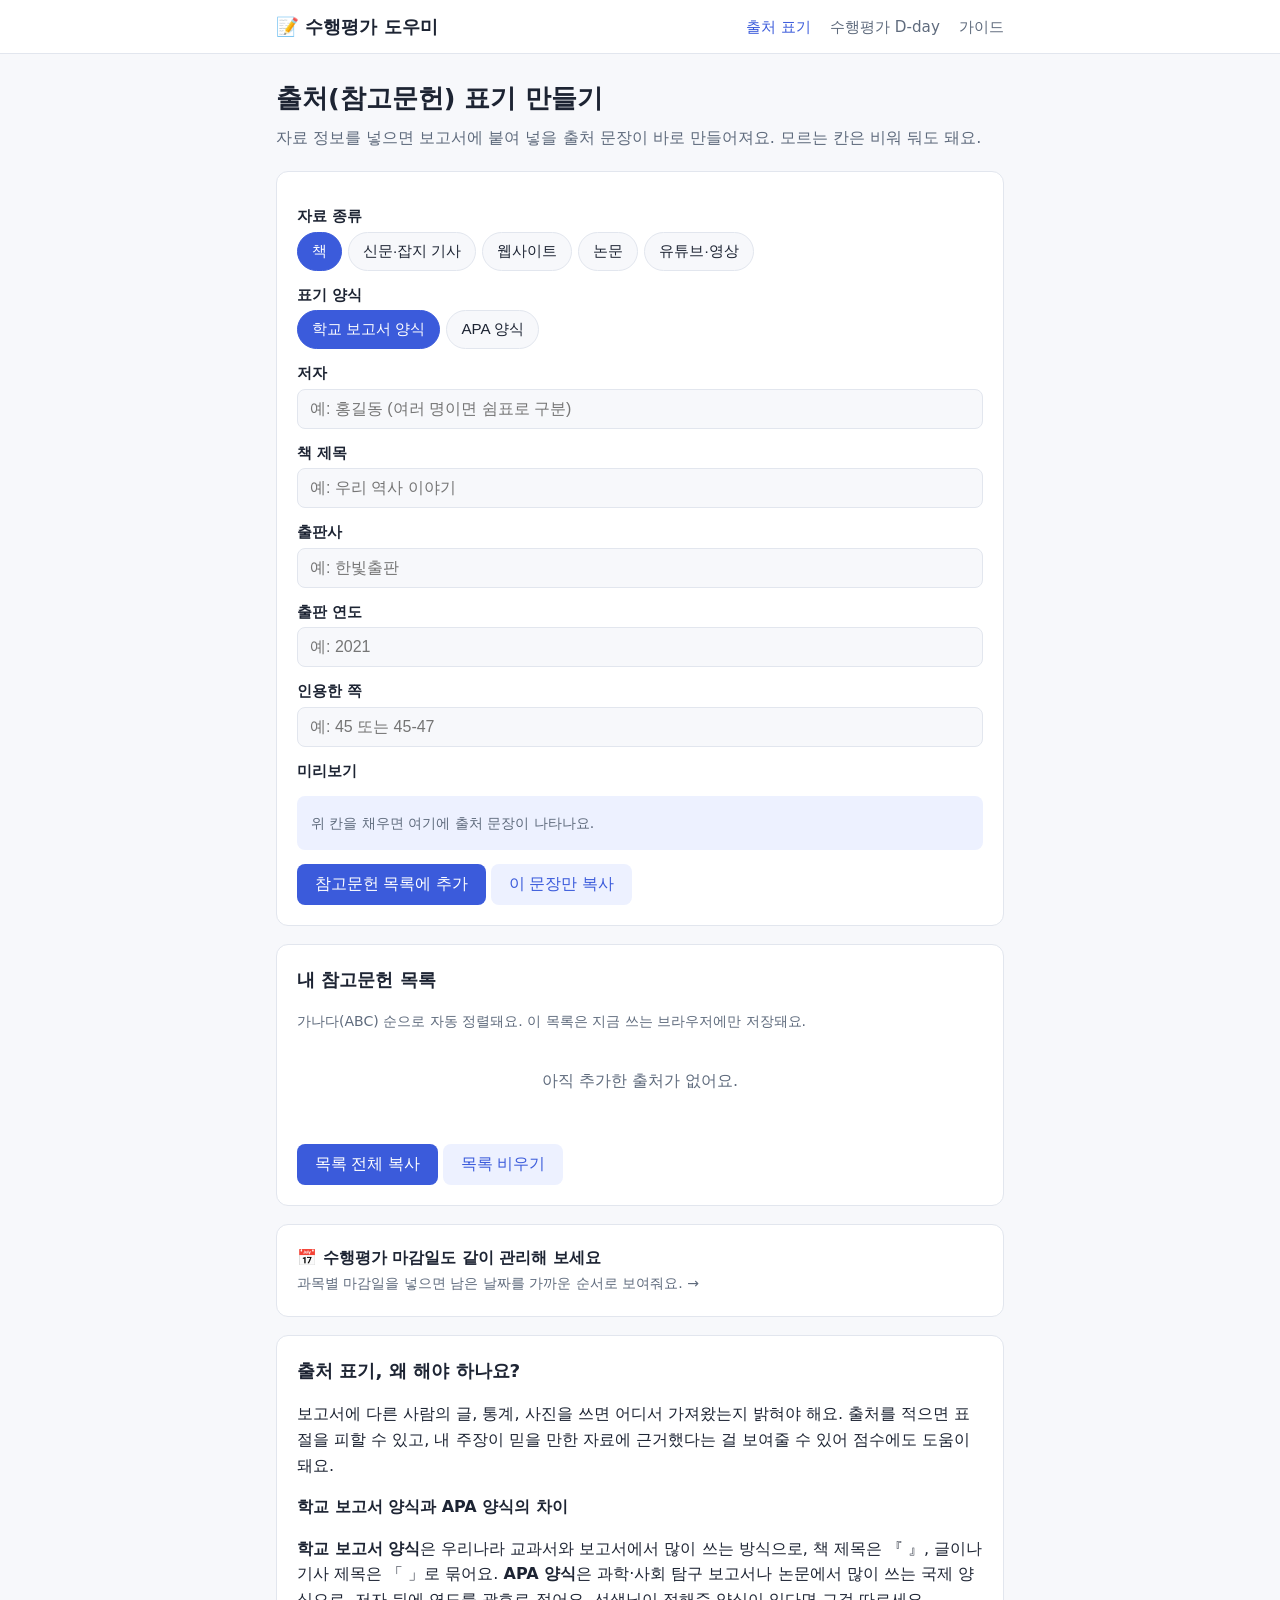
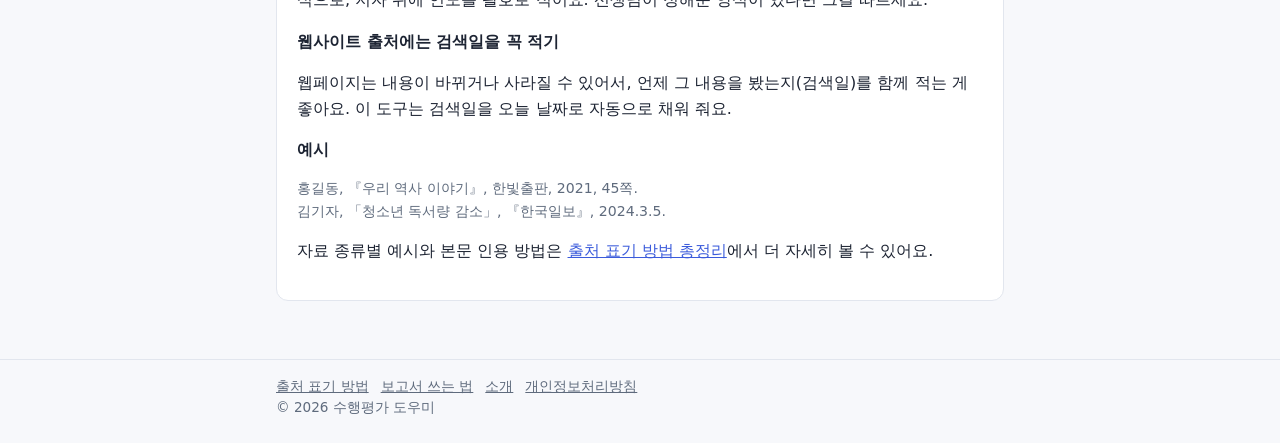
<file: index.html>
<!doctype html>
<html lang="ko">
<head>
  <meta charset="utf-8">
  <meta name="viewport" content="width=device-width, initial-scale=1">
  <title>수행평가 도우미 - 보고서 출처(참고문헌) 표기 자동 만들기</title>
  <meta name="description" content="책, 신문기사, 웹사이트, 논문 정보를 넣으면 보고서·수행평가용 출처(참고문헌) 문장을 자동으로 만들어 주는 무료 도구. 학교 보고서 양식과 APA 양식 지원.">
  <meta property="og:type" content="website">
  <meta property="og:title" content="수행평가 도우미 - 보고서 출처(참고문헌) 표기 자동 만들기">
  <meta property="og:description" content="책, 신문기사, 웹사이트, 논문 정보를 넣으면 보고서·수행평가용 출처(참고문헌) 문장을 자동으로 만들어 주는 무료 도구. 학교 보고서 양식과 APA 양식 지원.">
  <link rel="icon" href="data:image/svg+xml,<svg xmlns=%22http://www.w3.org/2000/svg%22 viewBox=%220 0 100 100%22><text y=%22.9em%22 font-size=%2290%22>📝</text></svg>">
  <link rel="stylesheet" href="style.css">
  <script type="application/ld+json">
  {"@context":"https://schema.org","@type":"WebApplication","name":"수행평가 도우미 출처 표기 만들기",
   "applicationCategory":"EducationalApplication","operatingSystem":"Any","inLanguage":"ko",
   "offers":{"@type":"Offer","price":"0","priceCurrency":"KRW"},
   "description":"책, 신문기사, 웹사이트, 논문, 영상 정보를 넣으면 보고서용 출처(참고문헌) 문장을 자동으로 만들어 주는 무료 도구"}
  </script>
</head>
<body>
  <header class="site"><div class="inner">
    <a class="logo" href="index.html">📝 수행평가 도우미</a>
    <nav>
      <a href="index.html" class="active">출처 표기</a>
      <a href="dday.html">수행평가 D-day</a>
      <a href="guide-citation.html">가이드</a>
    </nav>
  </div></header>

  <main>
    <h1>출처(참고문헌) 표기 만들기</h1>
    <p class="lead">자료 정보를 넣으면 보고서에 붙여 넣을 출처 문장이 바로 만들어져요. 모르는 칸은 비워 둬도 돼요.</p>

    <section class="card">
      <label>자료 종류</label>
      <div class="tabs" id="typeTabs"></div>

      <label>표기 양식</label>
      <div class="tabs" id="styleTabs"></div>

      <div id="fields"></div>

      <label>미리보기</label>
      <div class="result" id="preview"></div>
      <button class="btn" id="addBtn">참고문헌 목록에 추가</button>
      <button class="btn ghost" id="copyOne">이 문장만 복사</button>
    </section>

    <section class="card">
      <h2 style="margin-top:0;font-size:1.15rem">내 참고문헌 목록</h2>
      <p class="hint">가나다(ABC) 순으로 자동 정렬돼요. 이 목록은 지금 쓰는 브라우저에만 저장돼요.</p>
      <ol id="list"></ol>
      <p class="empty" id="emptyMsg">아직 추가한 출처가 없어요.</p>
      <button class="btn" id="copyAll">목록 전체 복사</button>
      <button class="btn ghost" id="clearAll">목록 비우기</button>
    </section>

    <a class="card" href="dday.html" style="display:block;text-decoration:none;color:var(--text)">
      <b>📅 수행평가 마감일도 같이 관리해 보세요</b><br>
      <span class="hint">과목별 마감일을 넣으면 남은 날짜를 가까운 순서로 보여줘요. →</span>
    </a>

    <section class="card guide">
      <h2>출처 표기, 왜 해야 하나요?</h2>
      <p>보고서에 다른 사람의 글, 통계, 사진을 쓰면 어디서 가져왔는지 밝혀야 해요. 출처를 적으면 표절을 피할 수 있고, 내 주장이 믿을 만한 자료에 근거했다는 걸 보여줄 수 있어 점수에도 도움이 돼요.</p>
      <h3>학교 보고서 양식과 APA 양식의 차이</h3>
      <p><b>학교 보고서 양식</b>은 우리나라 교과서와 보고서에서 많이 쓰는 방식으로, 책 제목은 『 』, 글이나 기사 제목은 「 」로 묶어요. <b>APA 양식</b>은 과학·사회 탐구 보고서나 논문에서 많이 쓰는 국제 양식으로, 저자 뒤에 연도를 괄호로 적어요. 선생님이 정해준 양식이 있다면 그걸 따르세요.</p>
      <h3>웹사이트 출처에는 검색일을 꼭 적기</h3>
      <p>웹페이지는 내용이 바뀌거나 사라질 수 있어서, 언제 그 내용을 봤는지(검색일)를 함께 적는 게 좋아요. 이 도구는 검색일을 오늘 날짜로 자동으로 채워 줘요.</p>
      <h3>예시</h3>
      <p class="hint">홍길동, 『우리 역사 이야기』, 한빛출판, 2021, 45쪽.<br>
      김기자, 「청소년 독서량 감소」, 『한국일보』, 2024.3.5.</p>
      <p>자료 종류별 예시와 본문 인용 방법은 <a href="guide-citation.html">출처 표기 방법 총정리</a>에서 더 자세히 볼 수 있어요.</p>
    </section>
  </main>

  <footer class="site"><div class="inner">
    <a href="guide-citation.html">출처 표기 방법</a><a href="guide-report.html">보고서 쓰는 법</a><a href="about.html">소개</a><a href="privacy.html">개인정보처리방침</a>
    <div>© 2026 수행평가 도우미</div>
  </div></footer>

<script>
// ===== 1. 자료 종류별로 어떤 입력칸이 필요한지 정의 =====
const TYPES = {
  book:  { name: "책", fields: [
    ["author", "저자", "예: 홍길동 (여러 명이면 쉼표로 구분)"],
    ["title", "책 제목", "예: 우리 역사 이야기"],
    ["publisher", "출판사", "예: 한빛출판"],
    ["year", "출판 연도", "예: 2021"],
    ["pages", "인용한 쪽", "예: 45 또는 45-47"] ] },
  news:  { name: "신문·잡지 기사", fields: [
    ["author", "기자 이름", "예: 김기자"],
    ["title", "기사 제목", "예: 청소년 독서량 감소"],
    ["source", "신문·잡지 이름", "예: 한국일보"],
    ["date", "기사 날짜", "", "date"],
    ["url", "기사 주소(URL)", "https://..."] ] },
  web:   { name: "웹사이트", fields: [
    ["author", "작성자(기관)", "예: 통계청 (모르면 비워두기)"],
    ["title", "글 제목", "예: 2024 청소년 통계"],
    ["site", "사이트 이름", "예: 통계청 누리집"],
    ["url", "주소(URL)", "https://..."],
    ["accessed", "검색일(본 날짜)", "", "date"] ] },
  paper: { name: "논문", fields: [
    ["author", "저자", "예: 이연구"],
    ["title", "논문 제목", "예: 청소년의 스마트폰 사용과 수면"],
    ["journal", "학술지 이름", "예: 한국청소년연구"],
    ["volume", "권", "예: 32"],
    ["issue", "호", "예: 1"],
    ["year", "발행 연도", "예: 2023"],
    ["pages", "쪽", "예: 15-40"] ] },
  video: { name: "유튜브·영상", fields: [
    ["author", "채널(만든 사람)", "예: EBS 지식"],
    ["title", "영상 제목", "예: 기후 위기의 진실"],
    ["platform", "플랫폼", "예: 유튜브"],
    ["date", "올린 날짜", "", "date"],
    ["url", "영상 주소(URL)", "https://youtube.com/..."] ] }
};
const STYLES = { kr: "학교 보고서 양식", apa: "APA 양식" };

let type = "book", style = "kr";
const $ = (id) => document.getElementById(id);

// ===== 2. 날짜를 양식에 맞게 바꾸는 작은 함수들 =====
function today() { // 오늘 날짜를 "2026-11-15" 형태로
  const d = new Date();
  return d.getFullYear() + "-" + String(d.getMonth() + 1).padStart(2, "0") + "-" + String(d.getDate()).padStart(2, "0");
}
function krDate(s) { // "2024-03-05" -> "2024.3.5."
  if (!s) return "";
  const [y, m, d] = s.split("-").map(Number);
  return `${y}.${m}.${d}.`;
}
function apaDate(s) { // "2024-03-05" -> "2024, 3월 5일"
  if (!s) return "n.d.";
  const [y, m, d] = s.split("-").map(Number);
  return `${y}, ${m}월 ${d}일`;
}
function esc(s) { // 입력값을 화면에 안전하게 표시
  return s.replace(/[&<>"]/g, (c) => ({ "&": "&amp;", "<": "&lt;", ">": "&gt;", '"': "&quot;" }[c]));
}

// ===== 3. 입력값으로 출처 문장 만들기 (핵심 부분) =====
// 기울임체가 필요한 곳은 *별표*로 감싸고, 화면에 보여줄 때만 <i>로 바꿔요.
function build(t, st, v) {
  const parts = [];
  const add = (x) => { if (x) parts.push(x); };
  if (st === "kr") {
    if (t === "book") {
      add(v.author); add(v.title && `『${v.title}』`); add(v.publisher); add(v.year);
      add(v.pages && `${v.pages}쪽`);
    } else if (t === "news") {
      add(v.author); add(v.title && `「${v.title}」`); add(v.source && `『${v.source}』`);
      add(krDate(v.date).replace(/\.$/, "")); add(v.url);
    } else if (t === "web") {
      add(v.author); add(v.title && `「${v.title}」`); add(v.site); add(v.url);
      const main = parts.join(", ");
      if (!main) return "";
      return main + (v.accessed ? ` (검색일: ${krDate(v.accessed).replace(/\.$/, "")})` : "") + ".";
    } else if (t === "paper") {
      add(v.author); add(v.title && `「${v.title}」`); add(v.journal && `『${v.journal}』`);
      const vi = (v.volume || "") + (v.issue ? `(${v.issue})` : "");
      add(vi); add(v.year); add(v.pages && `${v.pages}쪽`);
    } else if (t === "video") {
      add(v.author); add(v.title && `「${v.title}」`); add(v.platform);
      add(krDate(v.date).replace(/\.$/, "")); add(v.url);
    }
    return parts.length ? parts.join(", ") + "." : "";
  }
  // APA 양식
  const who = v.author || "";
  if (t === "book") {
    return [who && `${who}.`, `(${v.year || "n.d."}).`, v.title && `*${v.title}*.`, v.publisher && `${v.publisher}.`]
      .filter(Boolean).join(" ");
  }
  if (t === "news") {
    return [who && `${who}.`, `(${apaDate(v.date)}).`, v.title && `${v.title}.`, v.source && `*${v.source}*.`, v.url]
      .filter(Boolean).join(" ");
  }
  if (t === "web") {
    return [who && `${who}.`, "(n.d.).", v.title && `*${v.title}*.`, v.site && v.site !== who && `${v.site}.`,
      v.accessed && `${krDate(v.accessed).replace(/\.$/, "")}에 검색함,`, v.url]
      .filter(Boolean).join(" ").replace(/,$/, ".");
  }
  if (t === "video") {
    return [who && `${who}.`, `(${apaDate(v.date)}).`, v.title && `*${v.title}* [동영상].`, v.platform && `${v.platform}.`, v.url]
      .filter(Boolean).join(" ");
  }
  if (t === "paper") {
    let src = v.journal ? `*${v.journal}*` : "";
    if (v.volume) src += `, *${v.volume}*`;
    if (v.issue) src += `(${v.issue})`;
    if (v.pages) src += `, ${v.pages}`;
    return [who && `${who}.`, `(${v.year || "n.d."}).`, v.title && `${v.title}.`, src && `${src}.`]
      .filter(Boolean).join(" ");
  }
}

// 화면용(기울임체 적용)과 복사용(별표 제거) 두 가지로 바꾸기
const toHtml = (s) => esc(s).replace(/\*(.+?)\*/g, "<i>$1</i>");
const toText = (s) => s.replace(/\*(.+?)\*/g, "$1");

// ===== 4. 화면 그리기 =====
function drawTabs(boxId, items, current, onPick) {
  const box = $(boxId);
  box.innerHTML = "";
  for (const [key, label] of items) {
    const b = document.createElement("button");
    b.textContent = label;
    b.className = key === current ? "on" : "";
    b.onclick = () => onPick(key);
    box.appendChild(b);
  }
}
function drawFields() {
  const box = $("fields");
  box.innerHTML = "";
  for (const [key, label, ph, kind] of TYPES[type].fields) {
    const l = document.createElement("label");
    l.textContent = label;
    const inp = document.createElement("input");
    inp.id = "f_" + key;
    inp.type = kind || "text";
    inp.placeholder = ph;
    if (key === "accessed") inp.value = today();
    if (key === "platform") inp.value = "유튜브";
    inp.oninput = update;
    box.append(l, inp);
  }
}
function values() {
  const v = {};
  for (const [key] of TYPES[type].fields) v[key] = $("f_" + key).value.trim();
  return v;
}
function current() { return build(type, style, values()); }
function update() {
  const s = current();
  $("preview").innerHTML = s ? toHtml(s) : '<span class="hint">위 칸을 채우면 여기에 출처 문장이 나타나요.</span>';
}
// 자료 종류를 바꾸면 입력칸을 새로 그리고, 양식만 바꾸면 입력한 내용은 그대로 두고 미리보기만 바꿔요.
function pickType(k) { type = k; render(); }
function pickStyle(k) {
  style = k;
  drawTabs("styleTabs", Object.entries(STYLES), style, pickStyle);
  update();
}
function render() {
  drawTabs("typeTabs", Object.entries(TYPES).map(([k, t]) => [k, t.name]), type, pickType);
  drawTabs("styleTabs", Object.entries(STYLES), style, pickStyle);
  drawFields();
  update();
}

// ===== 5. 참고문헌 목록 (브라우저에 저장) =====
const KEY = "citations-v1";
function load() { try { return JSON.parse(localStorage.getItem(KEY)) || []; } catch { return []; } }
function save(list) { try { localStorage.setItem(KEY, JSON.stringify(list)); } catch {} }
function drawList() {
  const list = load().sort((a, b) => toText(a).localeCompare(toText(b), "ko"));
  const ol = $("list");
  ol.innerHTML = "";
  list.forEach((s) => {
    const li = document.createElement("li");
    li.innerHTML = toHtml(s) + " ";
    const del = document.createElement("button");
    del.className = "btn ghost small";
    del.textContent = "삭제";
    del.onclick = () => { save(load().filter((x) => x !== s)); drawList(); };
    li.appendChild(del);
    li.style.marginBottom = "8px";
    ol.appendChild(li);
  });
  $("emptyMsg").style.display = list.length ? "none" : "block";
}
function copy(text, btn) {
  navigator.clipboard.writeText(text).then(() => {
    const old = btn.textContent;
    btn.textContent = "복사했어요!";
    setTimeout(() => (btn.textContent = old), 1200);
  });
}

$("addBtn").onclick = () => {
  const s = current();
  if (!s) return;
  const list = load();
  if (!list.includes(s)) list.push(s);
  save(list);
  drawList();
};
$("copyOne").onclick = (e) => { const s = current(); if (s) copy(toText(s), e.target); };
$("copyAll").onclick = (e) => {
  const list = load().map(toText).sort((a, b) => a.localeCompare(b, "ko"));
  if (list.length) copy(list.join("\n"), e.target);
};
$("clearAll").onclick = () => { save([]); drawList(); };

render();
drawList();
</script>
</body>
</html>
</file>
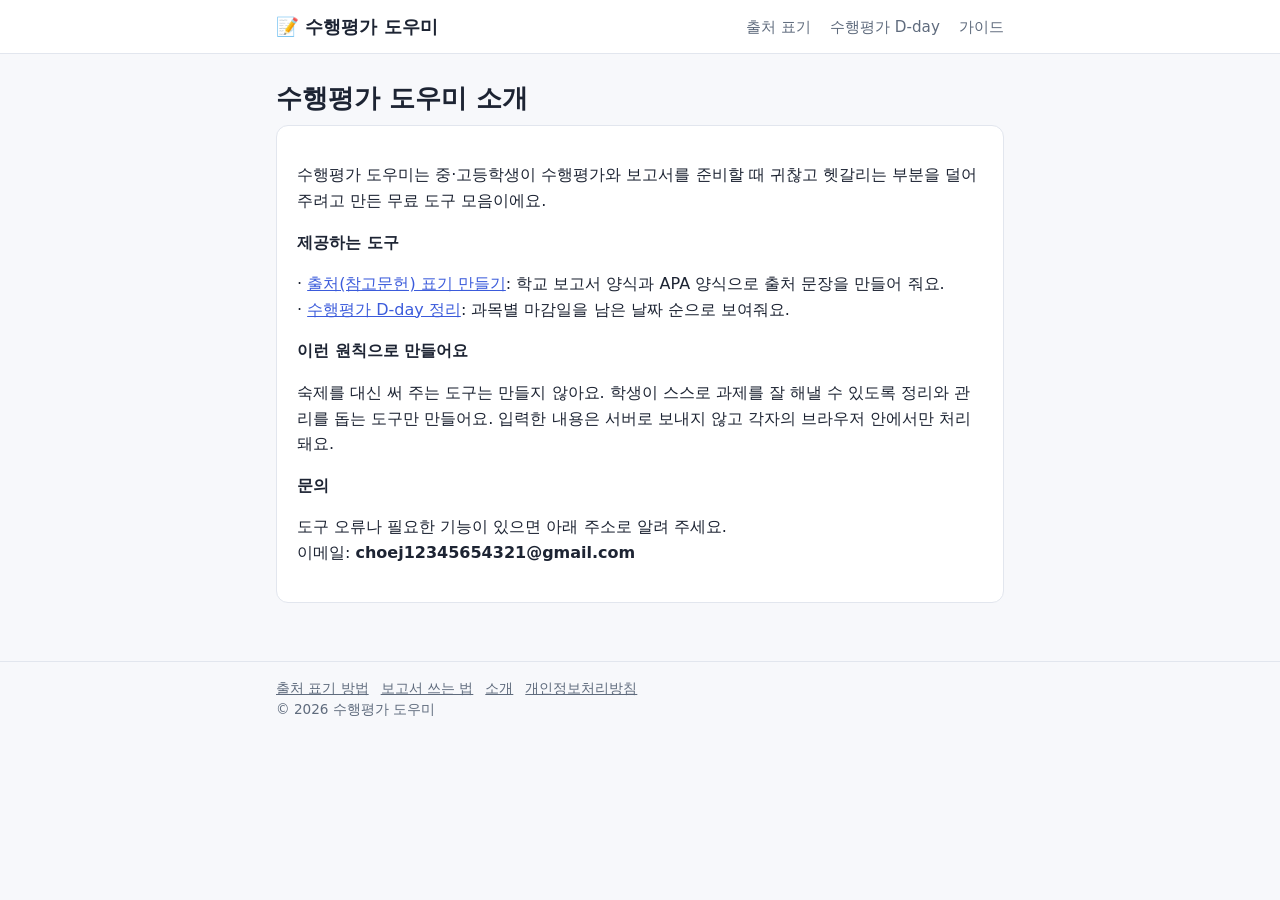
<file: about.html>
<!doctype html>
<html lang="ko">
<head>
  <meta charset="utf-8">
  <meta name="viewport" content="width=device-width, initial-scale=1">
  <title>소개 | 수행평가 도우미</title>
  <meta property="og:type" content="website">
  <meta property="og:title" content="소개 | 수행평가 도우미">
  <link rel="icon" href="data:image/svg+xml,<svg xmlns=%22http://www.w3.org/2000/svg%22 viewBox=%220 0 100 100%22><text y=%22.9em%22 font-size=%2290%22>📝</text></svg>">
  <link rel="stylesheet" href="style.css">
</head>
<body>
  <header class="site"><div class="inner">
    <a class="logo" href="index.html">📝 수행평가 도우미</a>
    <nav>
      <a href="index.html">출처 표기</a>
      <a href="dday.html">수행평가 D-day</a>
      <a href="guide-citation.html">가이드</a>
    </nav>
  </div></header>
  <main>
    <h1>수행평가 도우미 소개</h1>
    <section class="card guide">
      <p>수행평가 도우미는 중·고등학생이 수행평가와 보고서를 준비할 때 귀찮고 헷갈리는 부분을 덜어 주려고 만든 무료 도구 모음이에요.</p>
      <h3>제공하는 도구</h3>
      <p>· <a href="index.html">출처(참고문헌) 표기 만들기</a>: 학교 보고서 양식과 APA 양식으로 출처 문장을 만들어 줘요.<br>
      · <a href="dday.html">수행평가 D-day 정리</a>: 과목별 마감일을 남은 날짜 순으로 보여줘요.</p>
      <h3>이런 원칙으로 만들어요</h3>
      <p>숙제를 대신 써 주는 도구는 만들지 않아요. 학생이 스스로 과제를 잘 해낼 수 있도록 정리와 관리를 돕는 도구만 만들어요. 입력한 내용은 서버로 보내지 않고 각자의 브라우저 안에서만 처리돼요.</p>
      <h3>문의</h3>
      <p>도구 오류나 필요한 기능이 있으면 아래 주소로 알려 주세요.<br>이메일: <b>choej12345654321@gmail.com</b></p>
    </section>
  </main>
  <footer class="site"><div class="inner">
    <a href="guide-citation.html">출처 표기 방법</a><a href="guide-report.html">보고서 쓰는 법</a><a href="about.html">소개</a><a href="privacy.html">개인정보처리방침</a>
    <div>© 2026 수행평가 도우미</div>
  </div></footer>
</body>
</html>
</file>
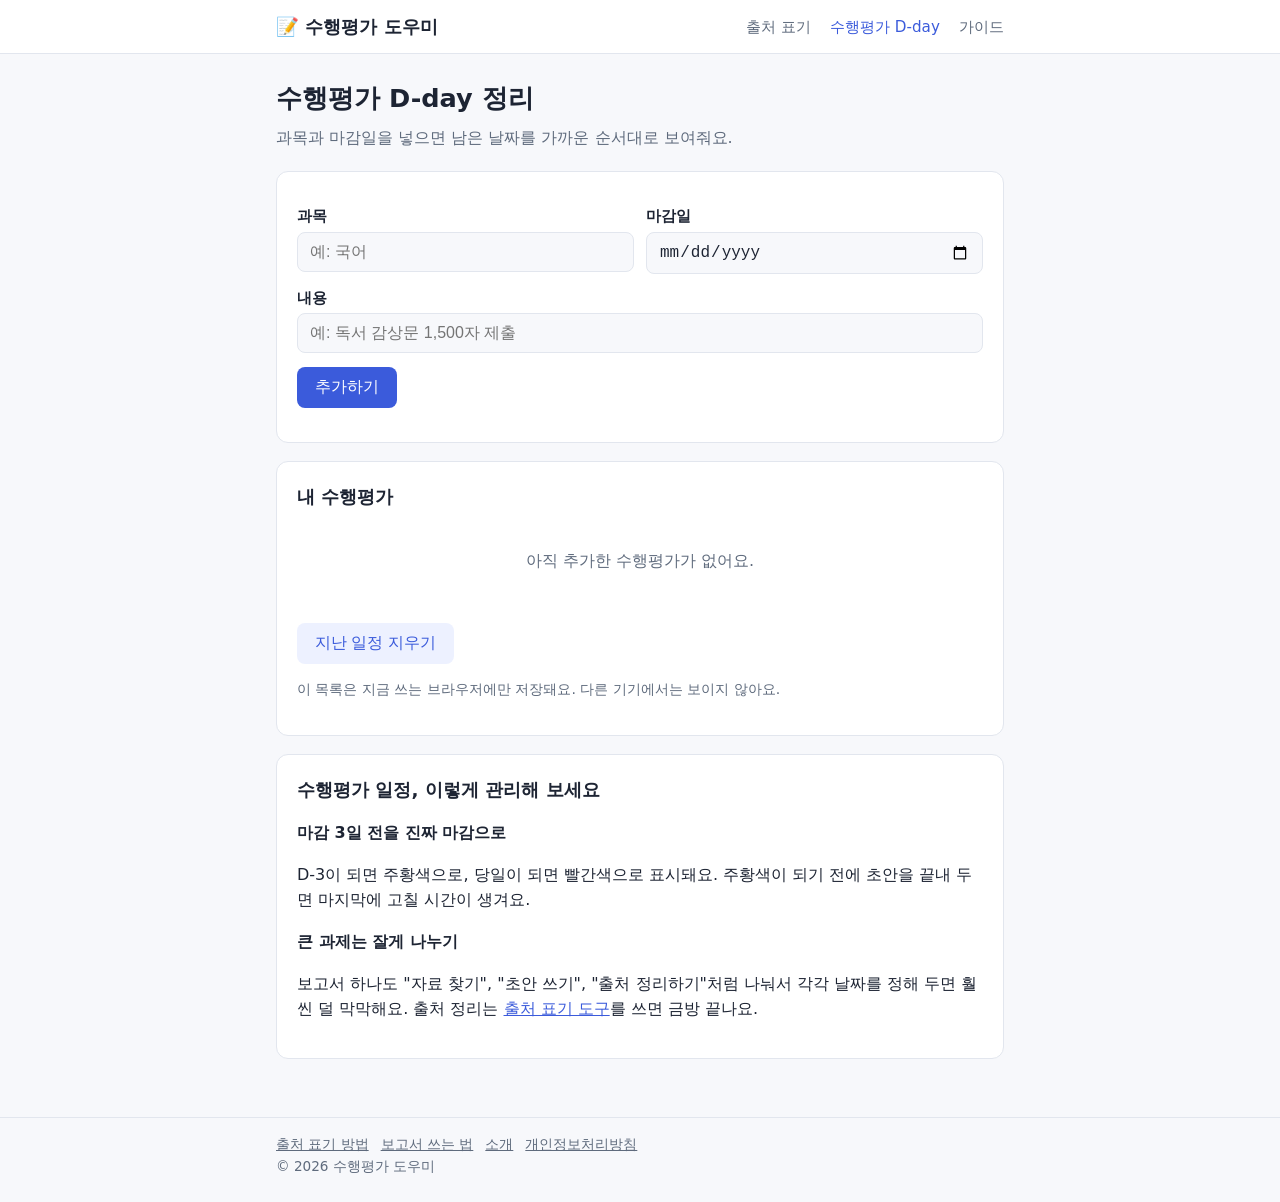
<file: dday.html>
<!doctype html>
<html lang="ko">
<head>
  <meta charset="utf-8">
  <meta name="viewport" content="width=device-width, initial-scale=1">
  <title>수행평가 D-day 정리 - 과목별 마감일 한눈에 | 수행평가 도우미</title>
  <meta name="description" content="과목별 수행평가 마감일을 입력하면 남은 날짜(D-day)를 가까운 순서로 정리해 주는 무료 도구. 회원가입 없이 바로 사용.">
  <meta property="og:type" content="website">
  <meta property="og:title" content="수행평가 D-day 정리 - 과목별 마감일 한눈에 | 수행평가 도우미">
  <meta property="og:description" content="과목별 수행평가 마감일을 입력하면 남은 날짜(D-day)를 가까운 순서로 정리해 주는 무료 도구. 회원가입 없이 바로 사용.">
  <link rel="icon" href="data:image/svg+xml,<svg xmlns=%22http://www.w3.org/2000/svg%22 viewBox=%220 0 100 100%22><text y=%22.9em%22 font-size=%2290%22>📝</text></svg>">
  <link rel="stylesheet" href="style.css">
</head>
<body>
  <header class="site"><div class="inner">
    <a class="logo" href="index.html">📝 수행평가 도우미</a>
    <nav>
      <a href="index.html">출처 표기</a>
      <a href="dday.html" class="active">수행평가 D-day</a>
      <a href="guide-citation.html">가이드</a>
    </nav>
  </div></header>

  <main>
    <h1>수행평가 D-day 정리</h1>
    <p class="lead">과목과 마감일을 넣으면 남은 날짜를 가까운 순서대로 보여줘요.</p>

    <section class="card">
      <div class="row">
        <div>
          <label for="subject">과목</label>
          <input id="subject" list="subjects" placeholder="예: 국어">
          <datalist id="subjects">
            <option>국어</option><option>수학</option><option>영어</option><option>사회</option>
            <option>과학</option><option>역사</option><option>도덕</option><option>기술·가정</option>
            <option>음악</option><option>미술</option><option>체육</option><option>정보</option>
          </datalist>
        </div>
        <div>
          <label for="due">마감일</label>
          <input id="due" type="date">
        </div>
      </div>
      <label for="task">내용</label>
      <input id="task" placeholder="예: 독서 감상문 1,500자 제출">
      <button class="btn" id="addBtn">추가하기</button>
      <p class="hint" id="msg"></p>
    </section>

    <section class="card">
      <h2 style="margin-top:0;font-size:1.15rem">내 수행평가</h2>
      <ul class="dday" id="list"></ul>
      <p class="empty" id="emptyMsg">아직 추가한 수행평가가 없어요.</p>
      <button class="btn ghost" id="clearPast">지난 일정 지우기</button>
      <p class="hint">이 목록은 지금 쓰는 브라우저에만 저장돼요. 다른 기기에서는 보이지 않아요.</p>
    </section>

    <section class="card guide">
      <h2>수행평가 일정, 이렇게 관리해 보세요</h2>
      <h3>마감 3일 전을 진짜 마감으로</h3>
      <p>D-3이 되면 주황색으로, 당일이 되면 빨간색으로 표시돼요. 주황색이 되기 전에 초안을 끝내 두면 마지막에 고칠 시간이 생겨요.</p>
      <h3>큰 과제는 잘게 나누기</h3>
      <p>보고서 하나도 "자료 찾기", "초안 쓰기", "출처 정리하기"처럼 나눠서 각각 날짜를 정해 두면 훨씬 덜 막막해요. 출처 정리는 <a href="index.html">출처 표기 도구</a>를 쓰면 금방 끝나요.</p>
    </section>
  </main>

  <footer class="site"><div class="inner">
    <a href="guide-citation.html">출처 표기 방법</a><a href="guide-report.html">보고서 쓰는 법</a><a href="about.html">소개</a><a href="privacy.html">개인정보처리방침</a>
    <div>© 2026 수행평가 도우미</div>
  </div></footer>

<script>
const $ = (id) => document.getElementById(id);
const KEY = "dday-v1";

// 브라우저 저장소에서 읽고 쓰기 (저장이 막힌 환경에서도 오류 없이 동작하도록 try 사용)
function load() { try { return JSON.parse(localStorage.getItem(KEY)) || []; } catch { return []; } }
function save(list) { try { localStorage.setItem(KEY, JSON.stringify(list)); } catch {} }

// 오늘부터 마감일까지 며칠 남았는지 계산 (시간은 무시하고 날짜만 비교)
function daysLeft(dateStr) {
  const [y, m, d] = dateStr.split("-").map(Number);
  const due = new Date(y, m - 1, d);
  const now = new Date();
  const today = new Date(now.getFullYear(), now.getMonth(), now.getDate());
  return Math.round((due - today) / 86400000);
}
function label(n) {
  if (n === 0) return ["D-DAY", "today"];
  if (n < 0) return ["D+" + -n, "past"];
  return ["D-" + n, n <= 3 ? "soon" : ""];
}
function prettyDate(s) {
  const [y, m, d] = s.split("-").map(Number);
  const w = "일월화수목금토"[new Date(y, m - 1, d).getDay()];
  return `${m}월 ${d}일 (${w})`;
}

function draw() {
  const list = load().sort((a, b) => a.due.localeCompare(b.due));
  const ul = $("list");
  ul.innerHTML = "";
  for (const item of list) {
    const [text, cls] = label(daysLeft(item.due));
    const li = document.createElement("li");
    const badge = document.createElement("span");
    badge.className = "badge " + cls;
    badge.textContent = text;
    const info = document.createElement("div");
    info.className = "info";
    const b = document.createElement("b");
    b.textContent = item.subject + (item.task ? " · " + item.task : "");
    const sp = document.createElement("span");
    sp.textContent = prettyDate(item.due);
    info.append(b, sp);
    const del = document.createElement("button");
    del.className = "btn ghost small";
    del.textContent = "완료";
    del.onclick = () => { save(load().filter((x) => x.id !== item.id)); draw(); };
    li.append(badge, info, del);
    ul.appendChild(li);
  }
  $("emptyMsg").style.display = list.length ? "none" : "block";
}

$("addBtn").onclick = () => {
  const subject = $("subject").value.trim();
  const due = $("due").value;
  const task = $("task").value.trim();
  if (!subject || !due) { $("msg").textContent = "과목과 마감일은 꼭 넣어 주세요."; return; }
  const list = load();
  list.push({ id: Date.now(), subject, due, task });
  save(list);
  $("msg").textContent = "";
  $("subject").value = ""; $("task").value = "";
  draw();
};
$("clearPast").onclick = () => { save(load().filter((x) => daysLeft(x.due) >= 0)); draw(); };

draw();
</script>
</body>
</html>
</file>
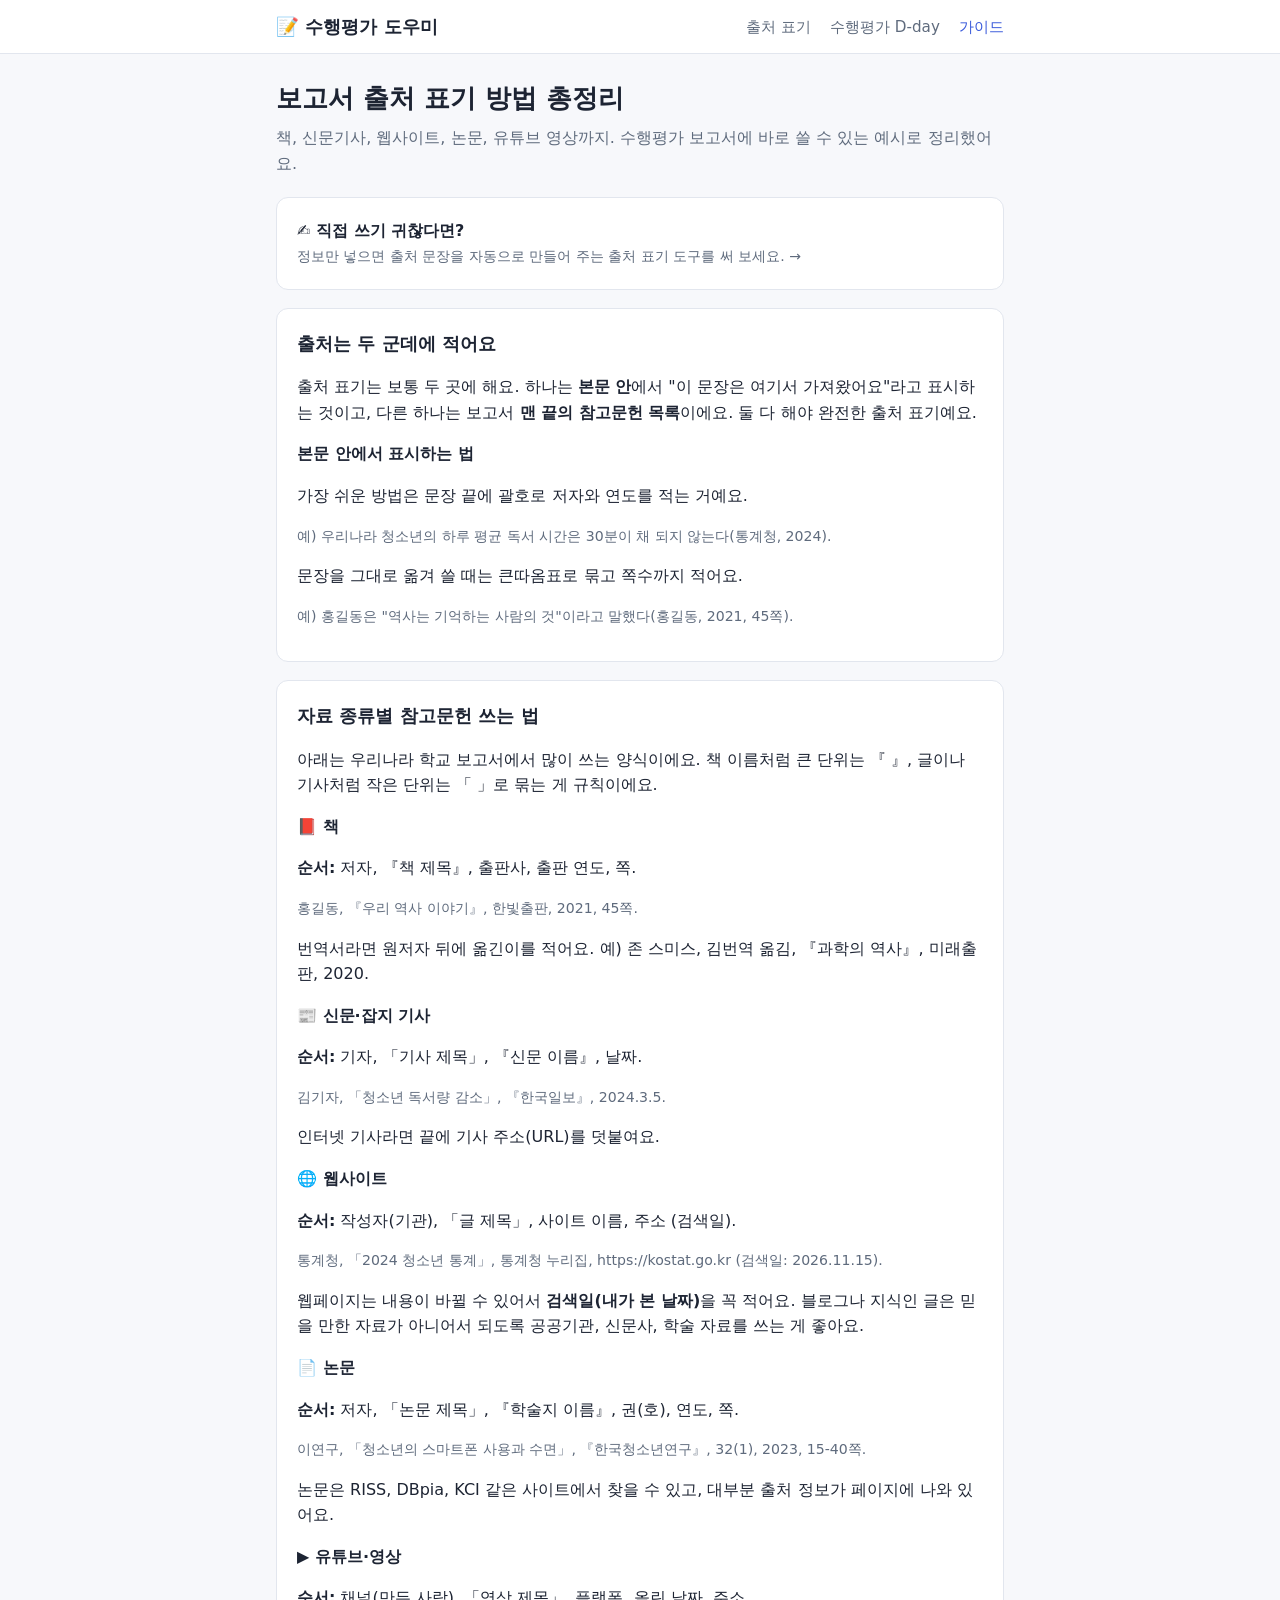
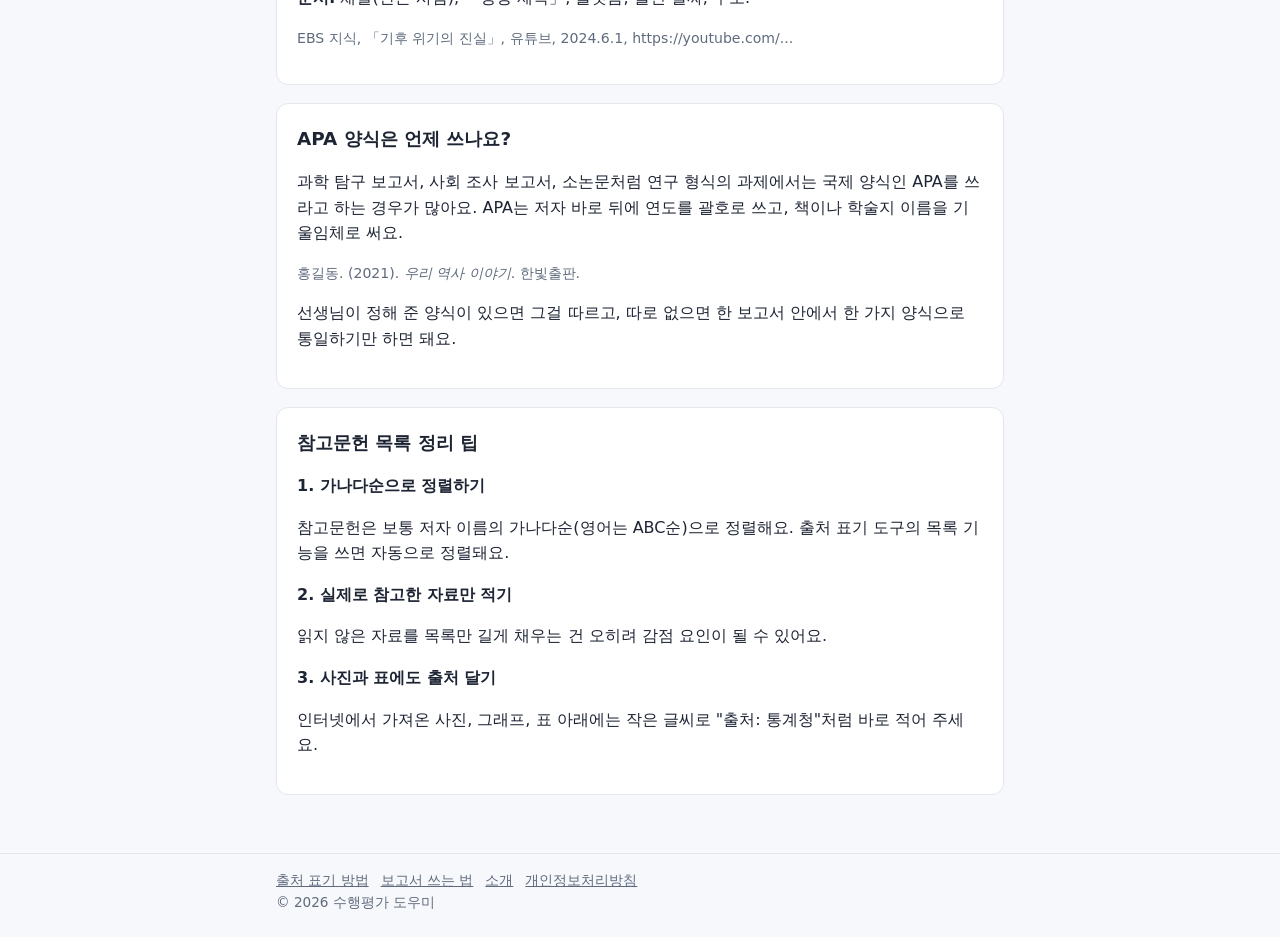
<file: guide-citation.html>
<!doctype html>
<html lang="ko">
<head>
  <meta charset="utf-8">
  <meta name="viewport" content="width=device-width, initial-scale=1">
  <title>보고서 출처 표기 방법 총정리 (책·기사·웹사이트·논문·영상 예시) | 수행평가 도우미</title>
  <meta name="description" content="수행평가 보고서에 출처와 참고문헌을 쓰는 방법을 자료 종류별 예시로 정리했어요. 학교 보고서 양식과 APA 양식, 본문 인용 표시까지.">
  <meta property="og:type" content="website">
  <meta property="og:title" content="보고서 출처 표기 방법 총정리 (책·기사·웹사이트·논문·영상 예시) | 수행평가 도우미">
  <meta property="og:description" content="수행평가 보고서에 출처와 참고문헌을 쓰는 방법을 자료 종류별 예시로 정리했어요. 학교 보고서 양식과 APA 양식, 본문 인용 표시까지.">
  <link rel="icon" href="data:image/svg+xml,<svg xmlns=%22http://www.w3.org/2000/svg%22 viewBox=%220 0 100 100%22><text y=%22.9em%22 font-size=%2290%22>📝</text></svg>">
  <link rel="stylesheet" href="style.css">
</head>
<body>
  <header class="site"><div class="inner">
    <a class="logo" href="index.html">📝 수행평가 도우미</a>
    <nav>
      <a href="index.html">출처 표기</a>
      <a href="dday.html">수행평가 D-day</a>
      <a href="guide-citation.html" class="active">가이드</a>
    </nav>
  </div></header>
  <main>
    <h1>보고서 출처 표기 방법 총정리</h1>
    <p class="lead">책, 신문기사, 웹사이트, 논문, 유튜브 영상까지. 수행평가 보고서에 바로 쓸 수 있는 예시로 정리했어요.</p>

    <a class="card" href="index.html" style="display:block;text-decoration:none;color:var(--text)">
      <b>✍️ 직접 쓰기 귀찮다면?</b><br>
      <span class="hint">정보만 넣으면 출처 문장을 자동으로 만들어 주는 출처 표기 도구를 써 보세요. →</span>
    </a>

    <section class="card guide">
      <h2>출처는 두 군데에 적어요</h2>
      <p>출처 표기는 보통 두 곳에 해요. 하나는 <b>본문 안</b>에서 "이 문장은 여기서 가져왔어요"라고 표시하는 것이고, 다른 하나는 보고서 <b>맨 끝의 참고문헌 목록</b>이에요. 둘 다 해야 완전한 출처 표기예요.</p>
      <h3>본문 안에서 표시하는 법</h3>
      <p>가장 쉬운 방법은 문장 끝에 괄호로 저자와 연도를 적는 거예요.</p>
      <p class="hint">예) 우리나라 청소년의 하루 평균 독서 시간은 30분이 채 되지 않는다(통계청, 2024).</p>
      <p>문장을 그대로 옮겨 쓸 때는 큰따옴표로 묶고 쪽수까지 적어요.</p>
      <p class="hint">예) 홍길동은 "역사는 기억하는 사람의 것"이라고 말했다(홍길동, 2021, 45쪽).</p>
    </section>

    <section class="card guide">
      <h2>자료 종류별 참고문헌 쓰는 법</h2>
      <p>아래는 우리나라 학교 보고서에서 많이 쓰는 양식이에요. 책 이름처럼 큰 단위는 『 』, 글이나 기사처럼 작은 단위는 「 」로 묶는 게 규칙이에요.</p>

      <h3>📕 책</h3>
      <p><b>순서:</b> 저자, 『책 제목』, 출판사, 출판 연도, 쪽.</p>
      <p class="hint">홍길동, 『우리 역사 이야기』, 한빛출판, 2021, 45쪽.</p>
      <p>번역서라면 원저자 뒤에 옮긴이를 적어요. 예) 존 스미스, 김번역 옮김, 『과학의 역사』, 미래출판, 2020.</p>

      <h3>📰 신문·잡지 기사</h3>
      <p><b>순서:</b> 기자, 「기사 제목」, 『신문 이름』, 날짜.</p>
      <p class="hint">김기자, 「청소년 독서량 감소」, 『한국일보』, 2024.3.5.</p>
      <p>인터넷 기사라면 끝에 기사 주소(URL)를 덧붙여요.</p>

      <h3>🌐 웹사이트</h3>
      <p><b>순서:</b> 작성자(기관), 「글 제목」, 사이트 이름, 주소 (검색일).</p>
      <p class="hint">통계청, 「2024 청소년 통계」, 통계청 누리집, https://kostat.go.kr (검색일: 2026.11.15).</p>
      <p>웹페이지는 내용이 바뀔 수 있어서 <b>검색일(내가 본 날짜)</b>을 꼭 적어요. 블로그나 지식인 글은 믿을 만한 자료가 아니어서 되도록 공공기관, 신문사, 학술 자료를 쓰는 게 좋아요.</p>

      <h3>📄 논문</h3>
      <p><b>순서:</b> 저자, 「논문 제목」, 『학술지 이름』, 권(호), 연도, 쪽.</p>
      <p class="hint">이연구, 「청소년의 스마트폰 사용과 수면」, 『한국청소년연구』, 32(1), 2023, 15-40쪽.</p>
      <p>논문은 RISS, DBpia, KCI 같은 사이트에서 찾을 수 있고, 대부분 출처 정보가 페이지에 나와 있어요.</p>

      <h3>▶️ 유튜브·영상</h3>
      <p><b>순서:</b> 채널(만든 사람), 「영상 제목」, 플랫폼, 올린 날짜, 주소.</p>
      <p class="hint">EBS 지식, 「기후 위기의 진실」, 유튜브, 2024.6.1, https://youtube.com/...</p>
    </section>

    <section class="card guide">
      <h2>APA 양식은 언제 쓰나요?</h2>
      <p>과학 탐구 보고서, 사회 조사 보고서, 소논문처럼 연구 형식의 과제에서는 국제 양식인 APA를 쓰라고 하는 경우가 많아요. APA는 저자 바로 뒤에 연도를 괄호로 쓰고, 책이나 학술지 이름을 기울임체로 써요.</p>
      <p class="hint">홍길동. (2021). <i>우리 역사 이야기</i>. 한빛출판.</p>
      <p>선생님이 정해 준 양식이 있으면 그걸 따르고, 따로 없으면 한 보고서 안에서 한 가지 양식으로 통일하기만 하면 돼요.</p>
    </section>

    <section class="card guide">
      <h2>참고문헌 목록 정리 팁</h2>
      <h3>1. 가나다순으로 정렬하기</h3>
      <p>참고문헌은 보통 저자 이름의 가나다순(영어는 ABC순)으로 정렬해요. 출처 표기 도구의 목록 기능을 쓰면 자동으로 정렬돼요.</p>
      <h3>2. 실제로 참고한 자료만 적기</h3>
      <p>읽지 않은 자료를 목록만 길게 채우는 건 오히려 감점 요인이 될 수 있어요.</p>
      <h3>3. 사진과 표에도 출처 달기</h3>
      <p>인터넷에서 가져온 사진, 그래프, 표 아래에는 작은 글씨로 "출처: 통계청"처럼 바로 적어 주세요.</p>
    </section>
  </main>
  <footer class="site"><div class="inner">
    <a href="guide-citation.html">출처 표기 방법</a><a href="guide-report.html">보고서 쓰는 법</a><a href="about.html">소개</a><a href="privacy.html">개인정보처리방침</a>
    <div>© 2026 수행평가 도우미</div>
  </div></footer>
</body>
</html>
</file>
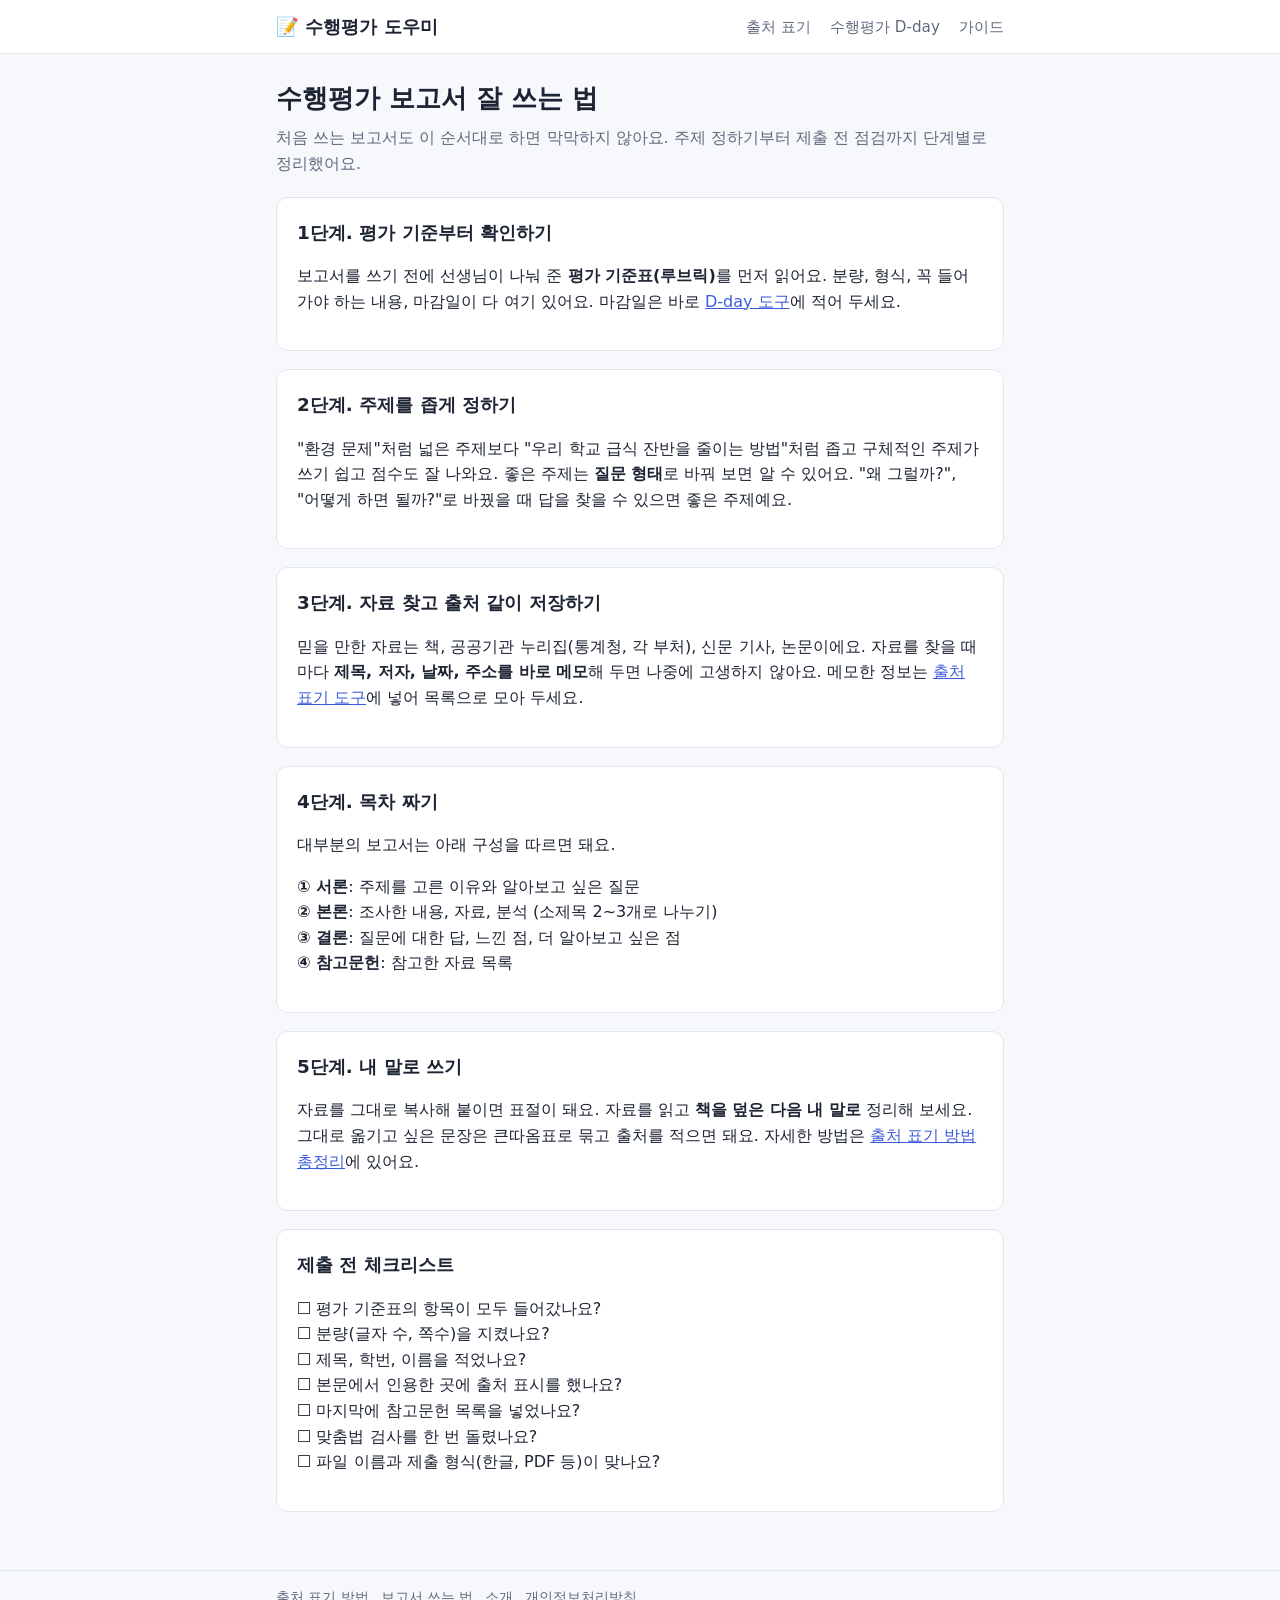
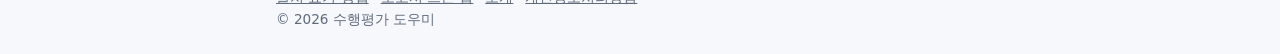
<file: guide-report.html>
<!doctype html>
<html lang="ko">
<head>
  <meta charset="utf-8">
  <meta name="viewport" content="width=device-width, initial-scale=1">
  <title>수행평가 보고서 잘 쓰는 법 - 구성, 순서, 체크리스트 | 수행평가 도우미</title>
  <meta name="description" content="수행평가 보고서를 처음 쓰는 학생을 위한 가이드. 주제 정하기부터 자료 조사, 목차 구성, 출처 정리, 제출 전 체크리스트까지.">
  <meta property="og:type" content="website">
  <meta property="og:title" content="수행평가 보고서 잘 쓰는 법 - 구성, 순서, 체크리스트 | 수행평가 도우미">
  <meta property="og:description" content="수행평가 보고서를 처음 쓰는 학생을 위한 가이드. 주제 정하기부터 자료 조사, 목차 구성, 출처 정리, 제출 전 체크리스트까지.">
  <link rel="icon" href="data:image/svg+xml,<svg xmlns=%22http://www.w3.org/2000/svg%22 viewBox=%220 0 100 100%22><text y=%22.9em%22 font-size=%2290%22>📝</text></svg>">
  <link rel="stylesheet" href="style.css">
</head>
<body>
  <header class="site"><div class="inner">
    <a class="logo" href="index.html">📝 수행평가 도우미</a>
    <nav>
      <a href="index.html">출처 표기</a>
      <a href="dday.html">수행평가 D-day</a>
      <a href="guide-citation.html">가이드</a>
    </nav>
  </div></header>
  <main>
    <h1>수행평가 보고서 잘 쓰는 법</h1>
    <p class="lead">처음 쓰는 보고서도 이 순서대로 하면 막막하지 않아요. 주제 정하기부터 제출 전 점검까지 단계별로 정리했어요.</p>

    <section class="card guide">
      <h2>1단계. 평가 기준부터 확인하기</h2>
      <p>보고서를 쓰기 전에 선생님이 나눠 준 <b>평가 기준표(루브릭)</b>를 먼저 읽어요. 분량, 형식, 꼭 들어가야 하는 내용, 마감일이 다 여기 있어요. 마감일은 바로 <a href="dday.html">D-day 도구</a>에 적어 두세요.</p>
    </section>

    <section class="card guide">
      <h2>2단계. 주제를 좁게 정하기</h2>
      <p>"환경 문제"처럼 넓은 주제보다 "우리 학교 급식 잔반을 줄이는 방법"처럼 좁고 구체적인 주제가 쓰기 쉽고 점수도 잘 나와요. 좋은 주제는 <b>질문 형태</b>로 바꿔 보면 알 수 있어요. "왜 그럴까?", "어떻게 하면 될까?"로 바꿨을 때 답을 찾을 수 있으면 좋은 주제예요.</p>
    </section>

    <section class="card guide">
      <h2>3단계. 자료 찾고 출처 같이 저장하기</h2>
      <p>믿을 만한 자료는 책, 공공기관 누리집(통계청, 각 부처), 신문 기사, 논문이에요. 자료를 찾을 때마다 <b>제목, 저자, 날짜, 주소를 바로 메모</b>해 두면 나중에 고생하지 않아요. 메모한 정보는 <a href="index.html">출처 표기 도구</a>에 넣어 목록으로 모아 두세요.</p>
    </section>

    <section class="card guide">
      <h2>4단계. 목차 짜기</h2>
      <p>대부분의 보고서는 아래 구성을 따르면 돼요.</p>
      <p><b>① 서론</b>: 주제를 고른 이유와 알아보고 싶은 질문<br>
      <b>② 본론</b>: 조사한 내용, 자료, 분석 (소제목 2~3개로 나누기)<br>
      <b>③ 결론</b>: 질문에 대한 답, 느낀 점, 더 알아보고 싶은 점<br>
      <b>④ 참고문헌</b>: 참고한 자료 목록</p>
    </section>

    <section class="card guide">
      <h2>5단계. 내 말로 쓰기</h2>
      <p>자료를 그대로 복사해 붙이면 표절이 돼요. 자료를 읽고 <b>책을 덮은 다음 내 말로</b> 정리해 보세요. 그대로 옮기고 싶은 문장은 큰따옴표로 묶고 출처를 적으면 돼요. 자세한 방법은 <a href="guide-citation.html">출처 표기 방법 총정리</a>에 있어요.</p>
    </section>

    <section class="card guide">
      <h2>제출 전 체크리스트</h2>
      <p>☐ 평가 기준표의 항목이 모두 들어갔나요?<br>
      ☐ 분량(글자 수, 쪽수)을 지켰나요?<br>
      ☐ 제목, 학번, 이름을 적었나요?<br>
      ☐ 본문에서 인용한 곳에 출처 표시를 했나요?<br>
      ☐ 마지막에 참고문헌 목록을 넣었나요?<br>
      ☐ 맞춤법 검사를 한 번 돌렸나요?<br>
      ☐ 파일 이름과 제출 형식(한글, PDF 등)이 맞나요?</p>
    </section>
  </main>
  <footer class="site"><div class="inner">
    <a href="guide-citation.html">출처 표기 방법</a><a href="guide-report.html">보고서 쓰는 법</a><a href="about.html">소개</a><a href="privacy.html">개인정보처리방침</a>
    <div>© 2026 수행평가 도우미</div>
  </div></footer>
</body>
</html>
</file>
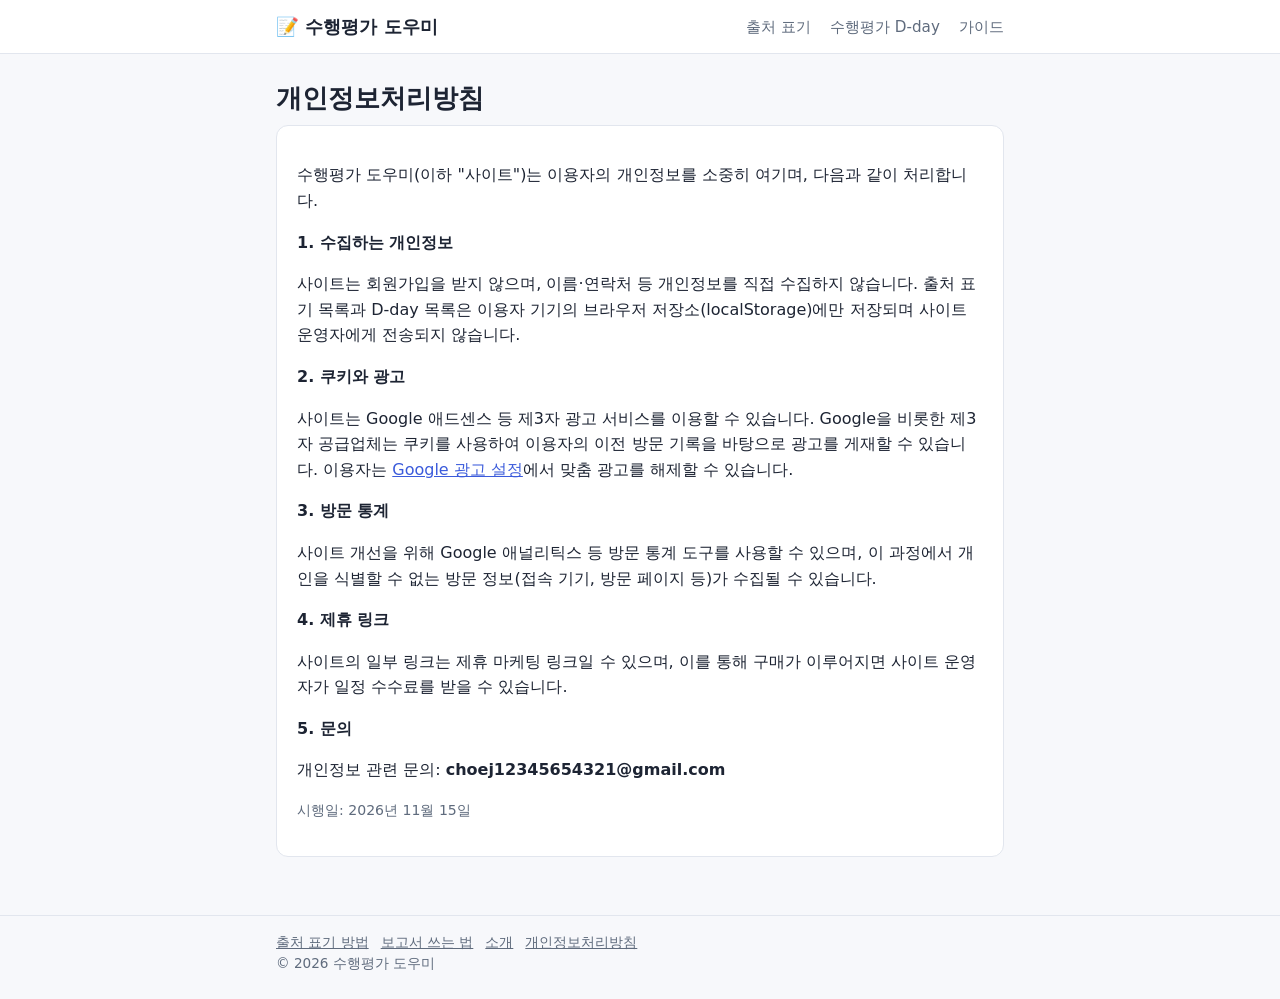
<file: privacy.html>
<!doctype html>
<html lang="ko">
<head>
  <meta charset="utf-8">
  <meta name="viewport" content="width=device-width, initial-scale=1">
  <title>개인정보처리방침 | 수행평가 도우미</title>
  <meta property="og:type" content="website">
  <meta property="og:title" content="개인정보처리방침 | 수행평가 도우미">
  <link rel="icon" href="data:image/svg+xml,<svg xmlns=%22http://www.w3.org/2000/svg%22 viewBox=%220 0 100 100%22><text y=%22.9em%22 font-size=%2290%22>📝</text></svg>">
  <link rel="stylesheet" href="style.css">
</head>
<body>
  <header class="site"><div class="inner">
    <a class="logo" href="index.html">📝 수행평가 도우미</a>
    <nav>
      <a href="index.html">출처 표기</a>
      <a href="dday.html">수행평가 D-day</a>
      <a href="guide-citation.html">가이드</a>
    </nav>
  </div></header>
  <main>
    <h1>개인정보처리방침</h1>
    <section class="card guide">
      <p>수행평가 도우미(이하 "사이트")는 이용자의 개인정보를 소중히 여기며, 다음과 같이 처리합니다.</p>
      <h3>1. 수집하는 개인정보</h3>
      <p>사이트는 회원가입을 받지 않으며, 이름·연락처 등 개인정보를 직접 수집하지 않습니다. 출처 표기 목록과 D-day 목록은 이용자 기기의 브라우저 저장소(localStorage)에만 저장되며 사이트 운영자에게 전송되지 않습니다.</p>
      <h3>2. 쿠키와 광고</h3>
      <p>사이트는 Google 애드센스 등 제3자 광고 서비스를 이용할 수 있습니다. Google을 비롯한 제3자 공급업체는 쿠키를 사용하여 이용자의 이전 방문 기록을 바탕으로 광고를 게재할 수 있습니다. 이용자는 <a href="https://www.google.com/settings/ads" rel="nofollow">Google 광고 설정</a>에서 맞춤 광고를 해제할 수 있습니다.</p>
      <h3>3. 방문 통계</h3>
      <p>사이트 개선을 위해 Google 애널리틱스 등 방문 통계 도구를 사용할 수 있으며, 이 과정에서 개인을 식별할 수 없는 방문 정보(접속 기기, 방문 페이지 등)가 수집될 수 있습니다.</p>
      <h3>4. 제휴 링크</h3>
      <p>사이트의 일부 링크는 제휴 마케팅 링크일 수 있으며, 이를 통해 구매가 이루어지면 사이트 운영자가 일정 수수료를 받을 수 있습니다.</p>
      <h3>5. 문의</h3>
      <p>개인정보 관련 문의: <b>choej12345654321@gmail.com</b></p>
      <p class="hint">시행일: 2026년 11월 15일</p>
    </section>
  </main>
  <footer class="site"><div class="inner">
    <a href="guide-citation.html">출처 표기 방법</a><a href="guide-report.html">보고서 쓰는 법</a><a href="about.html">소개</a><a href="privacy.html">개인정보처리방침</a>
    <div>© 2026 수행평가 도우미</div>
  </div></footer>
</body>
</html>
</file>
<file: style.css>
/* 공통 스타일: 모든 페이지가 이 파일 하나를 같이 씁니다. */
:root {
  --bg: #f7f8fb;
  --card: #ffffff;
  --text: #1d2433;
  --muted: #5f6b7d;
  --line: #e2e6ee;
  --accent: #3b5bdb;
  --accent-soft: #edf1ff;
  --danger: #e03131;
  --warn: #f08c00;
  --ok: #2f9e44;
}
@media (prefers-color-scheme: dark) {
  :root {
    --bg: #14171f;
    --card: #1d212b;
    --text: #e8ebf2;
    --muted: #9aa4b5;
    --line: #2d3340;
    --accent: #7c96ff;
    --accent-soft: #252c44;
  }
}
* { box-sizing: border-box; }
body {
  margin: 0;
  background: var(--bg);
  color: var(--text);
  font-family: "Pretendard", "Apple SD Gothic Neo", "Malgun Gothic", system-ui, sans-serif;
  line-height: 1.6;
}
a { color: var(--accent); }
header.site {
  background: var(--card);
  border-bottom: 1px solid var(--line);
}
header.site .inner, main, footer.site .inner {
  max-width: 760px;
  margin: 0 auto;
  padding: 0 16px;
}
header.site .inner {
  display: flex; align-items: center; justify-content: space-between;
  gap: 12px; flex-wrap: wrap; padding-top: 12px; padding-bottom: 12px;
}
.logo { font-weight: 800; font-size: 1.15rem; text-decoration: none; color: var(--text); }
nav a { margin-left: 14px; text-decoration: none; color: var(--muted); font-size: .95rem; }
nav a:first-child { margin-left: 0; }
nav a.active, nav a:hover { color: var(--accent); }
main { padding-top: 24px; padding-bottom: 40px; }
h1 { font-size: 1.6rem; margin: 0 0 6px; }
.lead { color: var(--muted); margin: 0 0 20px; }
.card {
  background: var(--card); border: 1px solid var(--line);
  border-radius: 12px; padding: 20px; margin-bottom: 18px;
}
.tool-list { display: grid; gap: 14px; grid-template-columns: repeat(auto-fit, minmax(220px, 1fr)); }
.tool-list a.card { text-decoration: none; color: var(--text); display: block; margin: 0; }
.tool-list a.card:hover { border-color: var(--accent); }
.tool-list h2 { font-size: 1.1rem; margin: 0 0 4px; }
.tool-list p { margin: 0; color: var(--muted); font-size: .95rem; }
label { display: block; font-weight: 600; font-size: .92rem; margin: 12px 0 4px; }
input, select {
  width: 100%; padding: 10px 12px; font-size: 1rem;
  border: 1px solid var(--line); border-radius: 8px;
  background: var(--bg); color: var(--text);
}
.row { display: grid; gap: 0 12px; grid-template-columns: 1fr 1fr; }
@media (max-width: 520px) { .row { grid-template-columns: 1fr; } }
.tabs { display: flex; gap: 6px; flex-wrap: wrap; margin-bottom: 4px; }
.tabs button {
  border: 1px solid var(--line); background: var(--bg); color: var(--text);
  padding: 8px 14px; border-radius: 999px; cursor: pointer; font-size: .95rem;
}
.tabs button.on { background: var(--accent); border-color: var(--accent); color: #fff; }
.btn {
  display: inline-block; border: 0; background: var(--accent); color: #fff;
  padding: 10px 18px; border-radius: 8px; font-size: 1rem; cursor: pointer; margin-top: 14px;
}
.btn.ghost { background: var(--accent-soft); color: var(--accent); }
.btn.small { padding: 6px 10px; font-size: .85rem; margin-top: 0; }
.result {
  background: var(--accent-soft); border-radius: 8px; padding: 14px;
  margin-top: 14px; word-break: break-all; min-height: 1.6em;
}
.hint { color: var(--muted); font-size: .88rem; }
.guide h2 { font-size: 1.15rem; margin-top: 0; }
.guide h3 { font-size: 1rem; margin-bottom: 4px; }
ul.dday { list-style: none; padding: 0; margin: 0; }
ul.dday li {
  display: flex; align-items: center; gap: 12px; padding: 12px 0;
  border-bottom: 1px solid var(--line);
}
ul.dday li:last-child { border-bottom: 0; }
.badge {
  min-width: 64px; text-align: center; font-weight: 800; border-radius: 8px;
  padding: 4px 8px; background: var(--accent-soft); color: var(--accent);
}
.badge.soon { background: #fff4e6; color: var(--warn); }
.badge.today { background: #ffe3e3; color: var(--danger); }
.badge.past { background: var(--line); color: var(--muted); }
.dday .info { flex: 1; min-width: 0; }
.dday .info b { display: block; }
.dday .info span { color: var(--muted); font-size: .88rem; }
.empty { color: var(--muted); text-align: center; padding: 20px 0; }
footer.site { border-top: 1px solid var(--line); color: var(--muted); font-size: .85rem; }
footer.site .inner { padding-top: 16px; padding-bottom: 24px; }
footer.site a { color: var(--muted); margin-right: 12px; }
</file>
